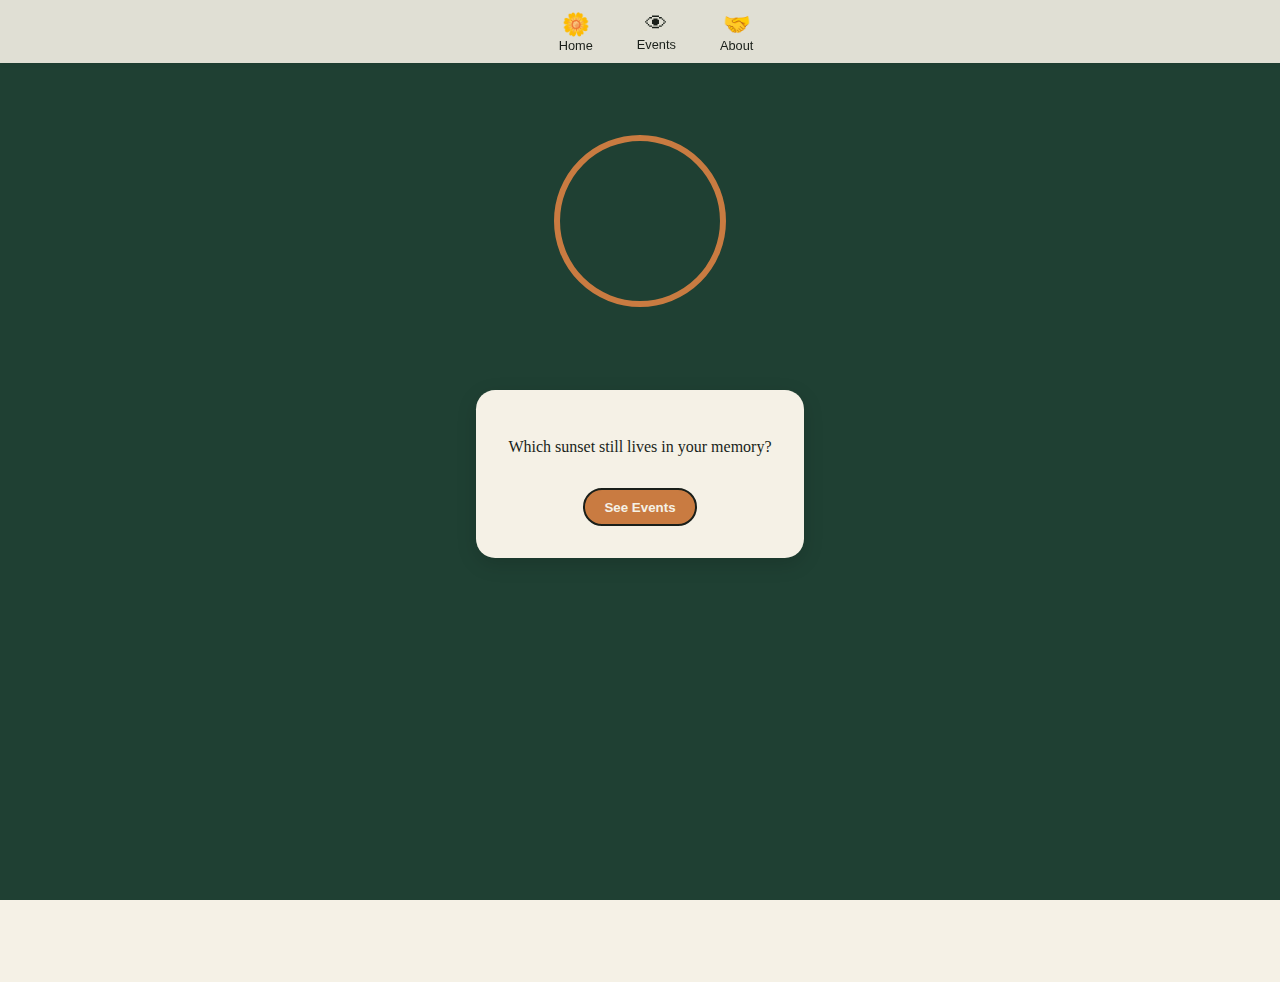
<file: mockups/index.html>
<!DOCTYPE html>
<html lang="en">
<head>
  <meta charset="UTF-8">
  <meta name="viewport" content="width=device-width, initial-scale=1.0">
  <title>intouch: collectiv – mockup</title>
  <link rel="stylesheet" href="styles.css">
</head>
<body>
  <nav class="top-nav">
    <button class="nav-link" data-index="0"><span class="icon">🌼</span><span class="label">Home</span></button>
    <button class="nav-link" data-index="1"><span class="icon">👁</span><span class="label">Events</span></button>
    <button class="nav-link" data-index="2"><span class="icon">🤝</span><span class="label">About</span></button>
  </nav>

  <main class="panels">
  <section id="landing" class="panel landing">
    <div class="question-card">
      <p id="hard-question"></p>
      <button id="see-events" class="badge-button">See Events</button>
    </div>
    <div class="spiral" aria-hidden="true"></div>
  </section>

  <section id="events" class="panel events">
    <h2>Upcoming gatherings</h2>
    <div class="event-list">
      <div class="event-card">
        <div class="front">
          <h3>Slow Morning</h3>
          <p>Aug 28, 2025</p>
        </div>
        <div class="back">
          <p>Gentle journaling and tea sharing.</p>
          <button class="signup">Sign Up</button>
        </div>
      </div>
      <div class="event-card">
        <div class="front">
          <h3>Night of Stars</h3>
          <p>Sep 12, 2025</p>
        </div>
        <div class="back">
          <p>Outdoor stargazing, offline conversations.</p>
          <button class="signup">Sign Up</button>
        </div>
      </div>
    </div>
    <form class="email-form">
      <input type="email" placeholder="Email" aria-label="Email">
      <button type="submit">Join</button>
    </form>
  </section>

  <section id="about" class="panel about">
    <h2>Why intouch?</h2>
    <p>We value depth over speed and create calm spaces for introverts.</p>
    <div class="hand-illustration" aria-hidden="true">🤲</div>
  </section>

  </main>

  <footer class="footer">
    <p>Depth over speed</p>
  </footer>

  <script src="app.js"></script>
</body>
</html>
</file>
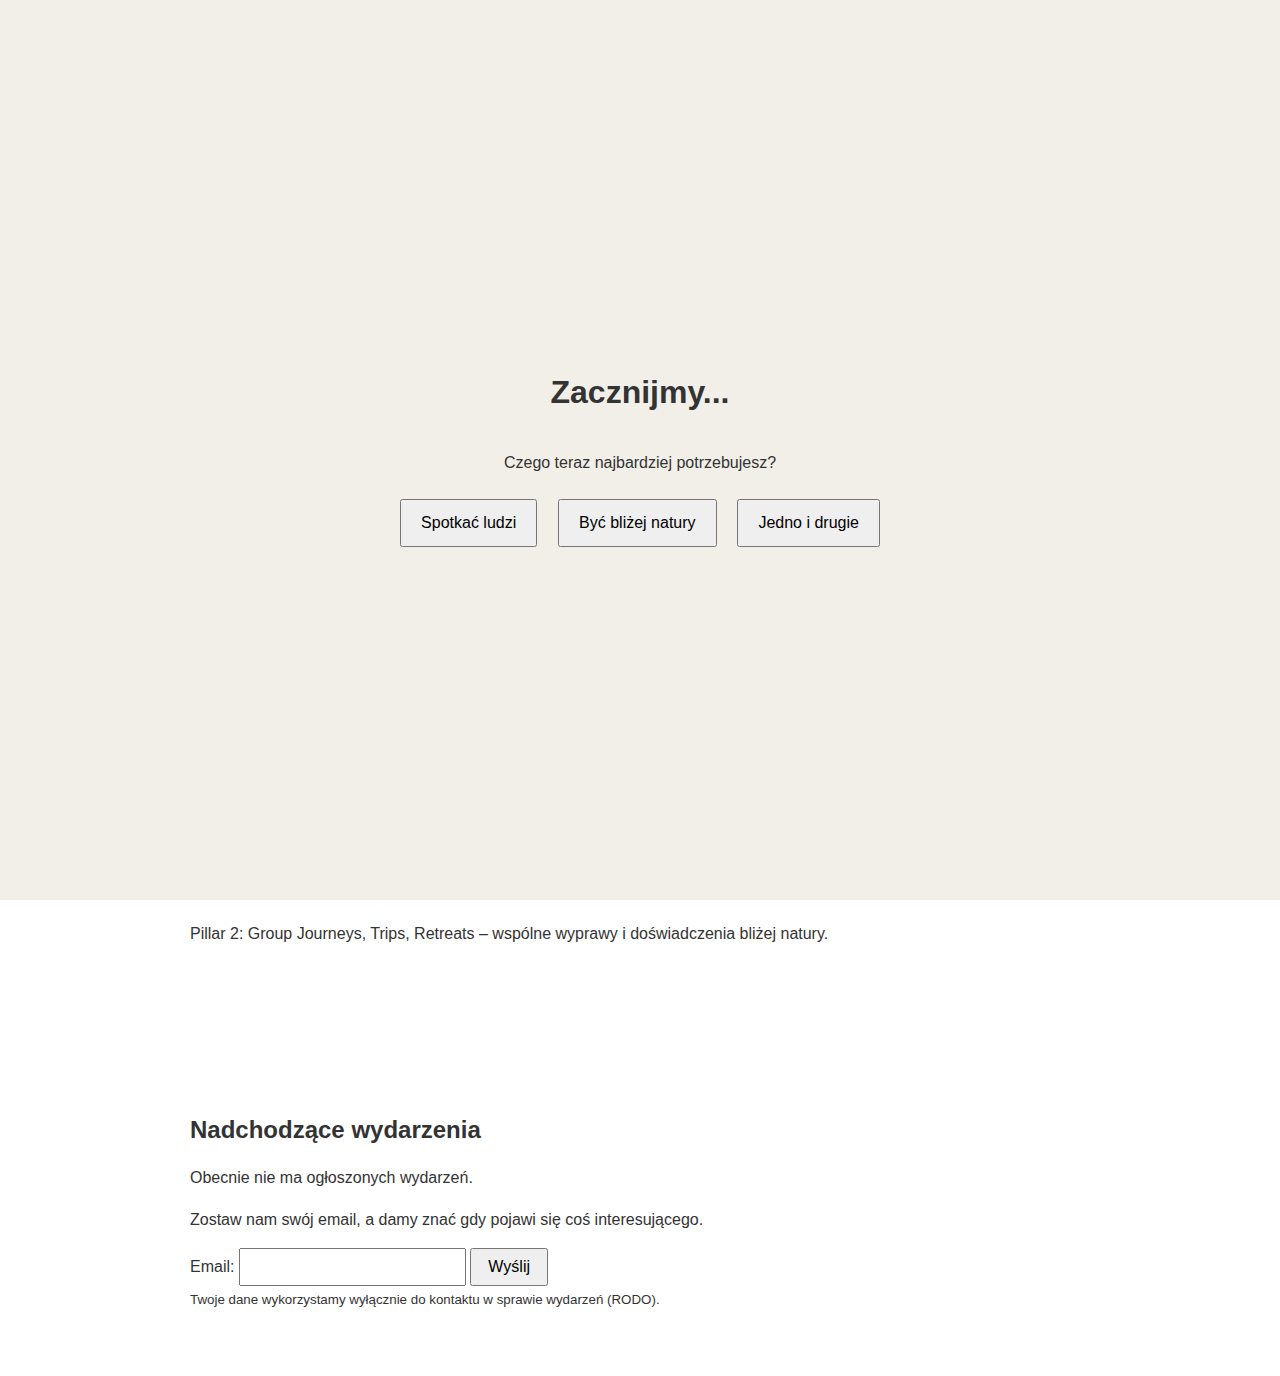
<file: intouch-mockup.html>
<!DOCTYPE html>
<html lang="pl">
<head>
  <meta charset="UTF-8" />
  <meta name="viewport" content="width=device-width, initial-scale=1.0" />
  <title>intouch collective – landing mockup</title>
  <style>
    body { font-family: Arial, sans-serif; margin:0; line-height:1.6; color:#333; }
    .section { padding:4rem 1rem; max-width:900px; margin:auto; }
    h1, h2 { margin-bottom:1rem; }
    #game { position:fixed; inset:0; background:#f2efe9; display:flex; flex-direction:column; align-items:center; justify-content:center; text-align:center; }
    #game.hidden { display:none; }
    .choices button { margin:0.5rem; padding:0.8rem 1.2rem; font-size:1rem; cursor:pointer; }
    #hero.hidden { display:none; }
    .hidden { display:none; }
    form { margin-top:1rem; }
    input[type=email] { padding:0.5rem; font-size:1rem; }
    button { padding:0.5rem 1rem; font-size:1rem; }
  </style>
</head>
<body class="no-scroll">
  <div id="game">
    <h1>Zacznijmy...</h1>
    <p>Czego teraz najbardziej potrzebujesz?</p>
    <div class="choices">
      <button data-choice="people">Spotkać ludzi</button>
      <button data-choice="nature">Być bliżej natury</button>
      <button data-choice="both">Jedno i drugie</button>
    </div>
  </div>

  <header id="hero" class="section hidden">
    <h1>intouch collective</h1>
    <p id="hero-tagline"></p>
  </header>

  <section id="about" class="section">
    <h2>O nas</h2>
    <p>Nie jesteśmy rewolucją, ale łączymy sprawdzone metody facylitacji z twórczym podejściem. W intouch collective spotkania są bardziej kreatywne niż czysto psychologiczne.</p>
  </section>

  <section id="who" class="section">
    <h2>Kim jesteśmy</h2>
    <ul>
      <li>Psycholog z doświadczeniem pracy z grupami, projektami społecznymi i rozwojem pracowników.</li>
      <li>Psycholog oraz nauczyciel prowadzący warsztaty z kreatywności.</li>
    </ul>
  </section>

  <section id="offer" class="section">
    <h2>Co oferujemy</h2>
    <p>Pillar 1: Meet-ups and Events – przestrzeń do spotkań, wymiany i wzajemnego wsparcia.</p>
  </section>

  <section id="plan" class="section">
    <h2>Co planujemy</h2>
    <p>Pillar 2: Group Journeys, Trips, Retreats – wspólne wyprawy i doświadczenia bliżej natury.</p>
  </section>

  <section id="events" class="section">
    <h2>Nadchodzące wydarzenia</h2>
    <ul id="eventList"></ul>
    <div id="noEvents" class="hidden">
      <p>Obecnie nie ma ogłoszonych wydarzeń.</p>
      <p>Zostaw nam swój email, a damy znać gdy pojawi się coś interesującego.</p>
      <form id="emailForm">
        <label for="email">Email:</label>
        <input type="email" id="email" required />
        <button type="submit">Wyślij</button>
      </form>
      <small>Twoje dane wykorzystamy wyłącznie do kontaktu w sprawie wydarzeń (RODO).</small>
    </div>
  </section>

  <script>
    const choices = document.querySelectorAll('#game button');
    const hero = document.getElementById('hero');
    const taglineEl = document.getElementById('hero-tagline');
    choices.forEach(btn => {
      btn.addEventListener('click', () => {
        const choice = btn.dataset.choice;
        document.getElementById('game').classList.add('hidden');
        hero.classList.remove('hidden');
        let tagline = '';
        if(choice === 'people') tagline = 'Spotkania, które zbliżają.';
        else if(choice === 'nature') tagline = 'Przestrzeń, by dotknąć natury.';
        else tagline = 'Ludzie i natura w jednym.';
        taglineEl.textContent = tagline;
        document.body.classList.remove('no-scroll');
      });
    });

    const events = [];
    const eventList = document.getElementById('eventList');
    if(events.length){
      events.forEach(ev => {
        const li = document.createElement('li');
        li.textContent = ev;
        eventList.appendChild(li);
      });
    } else {
      document.getElementById('noEvents').classList.remove('hidden');
    }

    document.getElementById('emailForm').addEventListener('submit', e => {
      e.preventDefault();
      alert('Dziękujemy!');
    });
  </script>
</body>
</html>
</file>
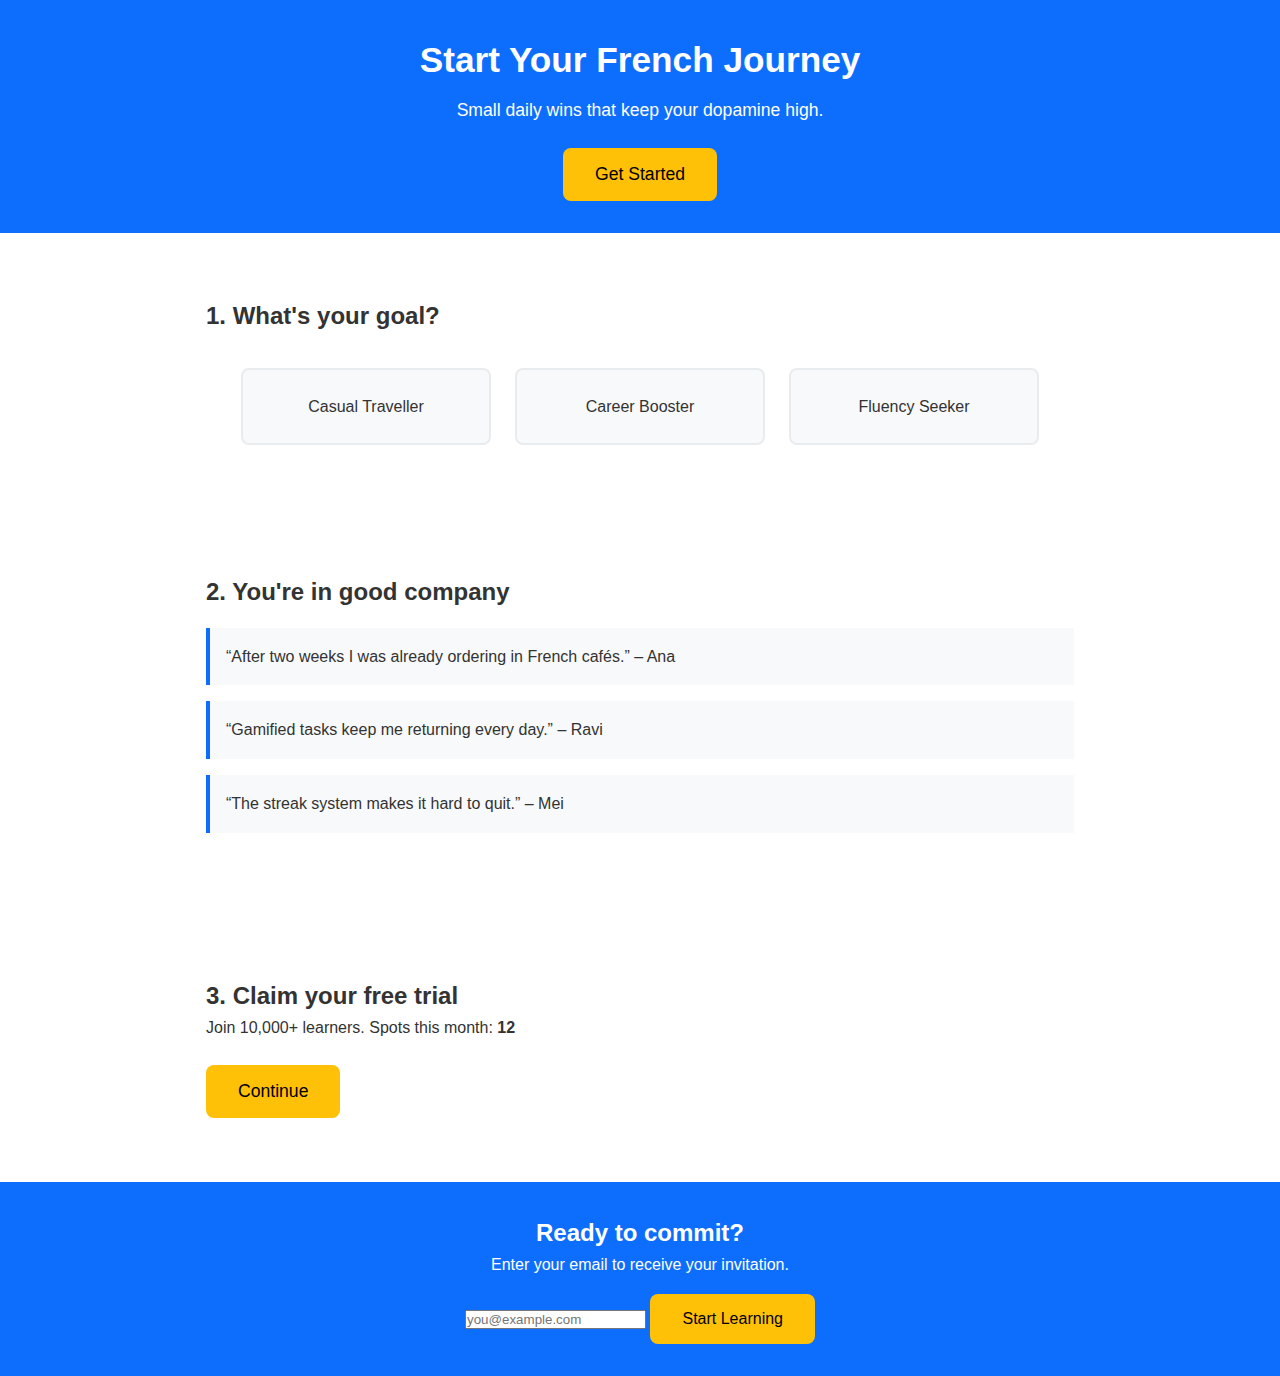
<file: journey-mockup.html>
<!DOCTYPE html>
<html lang="en">
<head>
  <meta charset="UTF-8" />
  <meta name="viewport" content="width=device-width, initial-scale=1.0" />
  <title>French Learning Journey – Mockup</title>
  <style>
    * { box-sizing: border-box; margin: 0; padding: 0; }
    body {
      font-family: Arial, sans-serif;
      line-height: 1.6;
      color: #333;
    }
    header {
      background: #0d6efd;
      color: white;
      padding: 2rem 1rem;
      text-align: center;
    }
    header h1 { font-size: 2.2rem; margin-bottom: 0.5rem; }
    header p { font-size: 1.1rem; }
    .cta-button {
      background: #ffc107;
      border: none;
      padding: 1rem 2rem;
      font-size: 1.1rem;
      border-radius: 0.5rem;
      margin-top: 1.5rem;
      cursor: pointer;
    }
    .section {
      padding: 4rem 1rem;
      max-width: 900px;
      margin: auto;
    }
    .progress {
      position: fixed;
      top: 0;
      left: 0;
      width: 0;
      height: 6px;
      background: #0d6efd;
      transition: width 0.3s ease-out;
      z-index: 999;
    }
    .choice-grid {
      display: flex;
      gap: 1.5rem;
      justify-content: center;
      flex-wrap: wrap;
      margin-top: 2rem;
    }
    .choice {
      background: #f8f9fa;
      border: 2px solid #e9ecef;
      border-radius: 0.5rem;
      width: 250px;
      padding: 1.5rem;
      text-align: center;
      cursor: pointer;
      transition: transform 0.2s, border-color 0.2s;
    }
    .choice:hover {
      transform: scale(1.03);
      border-color: #0d6efd;
    }
    .choice.selected {
      border-color: #0d6efd;
      box-shadow: 0 0 0 4px rgba(13,110,253,0.2);
    }
    .testimonial {
      background: #f8f9fa;
      padding: 1rem;
      border-left: 4px solid #0d6efd;
      margin: 1rem 0;
    }
    .footer-cta {
      background: #0d6efd;
      color: white;
      padding: 2rem 1rem;
      text-align: center;
    }
    .footer-cta button {
      background: #ffc107;
      border: none;
      padding: 1rem 2rem;
      font-size: 1rem;
      border-radius: 0.5rem;
      margin-top: 1rem;
      cursor: pointer;
    }
  </style>
</head>
<body>
  <!-- progress bar to satisfy need for completion (Zeigarnik effect) -->
  <div id="progress" class="progress"></div>
  <header>
    <h1>Start Your French Journey</h1>
    <p>Small daily wins that keep your dopamine high.</p>
    <button class="cta-button" onclick="scrollToSection('goal')">Get Started</button>
  </header>
  <section id="goal" class="section">
    <h2>1. What's your goal?</h2>
    <div class="choice-grid">
      <div class="choice" onclick="selectChoice(this)">Casual Traveller</div>
      <div class="choice" onclick="selectChoice(this)">Career Booster</div>
      <div class="choice" onclick="selectChoice(this)">Fluency Seeker</div>
    </div>
  </section>
  <section id="proof" class="section">
    <h2>2. You're in good company</h2>
    <div class="testimonial">“After two weeks I was already ordering in French cafés.” – Ana</div>
    <div class="testimonial">“Gamified tasks keep me returning every day.” – Ravi</div>
    <div class="testimonial">“The streak system makes it hard to quit.” – Mei</div>
  </section>
  <section id="offer" class="section">
    <h2>3. Claim your free trial</h2>
    <p>Join 10,000+ learners. Spots this month: <strong id="spots">12</strong></p>
    <button class="cta-button" onclick="scrollToSection('join')">Continue</button>
  </section>
  <section id="join" class="footer-cta">
    <h2>Ready to commit?</h2>
    <p>Enter your email to receive your invitation.</p>
    <input id="email" type="email" placeholder="you@example.com" />
    <button onclick="submitEmail()">Start Learning</button>
  </section>
  <script>
    const progress = document.getElementById('progress');
    const sections = ['goal', 'proof', 'offer', 'join'];
    function scrollToSection(id) {
      document.getElementById(id).scrollIntoView({ behavior: 'smooth' });
    }
    function updateProgress() {
      let scrollPosition = window.scrollY;
      let docHeight = document.body.scrollHeight - window.innerHeight;
      let progressWidth = (scrollPosition / docHeight) * 100;
      progress.style.width = progressWidth + '%';
    }
    document.addEventListener('scroll', updateProgress);
    function selectChoice(el) {
      document.querySelectorAll('.choice').forEach(c => c.classList.remove('selected'));
      el.classList.add('selected');
      // micro-commitment: once chosen, move user forward
      setTimeout(()=>scrollToSection('proof'), 400);
    }
    function submitEmail() {
      const email = document.getElementById('email').value;
      if (!email) { alert('Please enter a valid email'); return; }
      alert('Thank you! We will be in touch.');
    }
    // fake scarcity countdown
    let spots = 12;
    setInterval(()=>{
      if(spots>3){ spots--; document.getElementById('spots').textContent = spots; }
    }, 4000);
  </script>
</body>
</html>
</file>
<file: mockups/styles.css>
:root {
  --green: #1f4033;
  --ochre: #c97b41;
  --neutral: #f5f1e6;
  --dark: #1a1f1a;
}
html, body {
  margin: 0;
  padding: 0;
  font-family: 'Georgia', serif;
  background: var(--neutral);
  color: var(--dark);
  scroll-behavior: smooth;
  height: 100%;
  overflow: hidden;
}
.top-nav {
  position: fixed;
  top: 0;
  width: 100%;
  display: flex;
  justify-content: center;
  gap: 2rem;
  padding: 0.6rem 1rem;
  background: rgba(245,241,230,0.9);
  box-shadow: 0 2px 4px rgba(0,0,0,0.05);
  z-index: 10;
}
.nav-link {
  display: flex;
  flex-direction: column;
  align-items: center;
  background: none;
  border: none;
  color: inherit;
  font-size: 0.8rem;
  transition: transform 0.3s;
  cursor: pointer;
}
.nav-link .icon {
  font-size: 1.4rem;
}
.nav-link:hover {
  transform: rotate(-6deg) scale(1.1);
}
.panels {
  display: flex;
  height: 100vh;
  overflow: hidden;
  transition: transform 0.6s ease;
  touch-action: pan-y;
}
.panel {
  flex: 0 0 100vw;
  height: 100vh;
  padding: 5rem 1rem 2rem;
  box-sizing: border-box;
  position: relative;
}
.landing {
  display: flex;
  align-items: center;
  justify-content: center;
  background: var(--green);
  color: var(--neutral);
}
.question-card {
  background: var(--neutral);
  color: var(--dark);
  padding: 2rem;
  border-radius: 1.2rem;
  box-shadow: 0 6px 20px rgba(0,0,0,0.15);
  text-align: center;
  position: relative;
}
.badge-button {
  margin-top: 1rem;
  padding: 0.6rem 1.2rem;
  border: 2px solid var(--dark);
  border-radius: 2rem;
  background: var(--ochre);
  color: var(--neutral);
  font-weight: bold;
  cursor: pointer;
  transition: transform 0.2s;
}
.badge-button:hover {
  animation: wiggle 0.4s ease-in-out;
}
@keyframes wiggle {
  0%,100% {transform: rotate(0deg);} 
  25% {transform: rotate(4deg);} 
  75% {transform: rotate(-4deg);} 
}
.spiral {
  width: 160px;
  height: 160px;
  border: 6px solid var(--ochre);
  border-radius: 50%;
  position: absolute;
  top: 15%;
  left: 50%;
  transform: translateX(-50%);
  animation: spin 12s linear infinite;
}
@keyframes spin {
  from {transform: translateX(-50%) rotate(0deg);}
  to {transform: translateX(-50%) rotate(360deg);}
}
.events {
  background: var(--neutral);
}
.event-list {
  display: flex;
  gap: 1rem;
  flex-wrap: wrap;
  justify-content: center;
}
.event-card {
  width: 220px;
  height: 140px;
  position: relative;
  perspective: 1000px;
  cursor: pointer;
}
.event-card .front, .event-card .back {
  position: absolute;
  inset: 0;
  backface-visibility: hidden;
  border-radius: 0.6rem;
  box-shadow: 0 4px 12px rgba(0,0,0,0.1);
  display: flex;
  flex-direction: column;
  align-items: center;
  justify-content: center;
  transition: transform 0.6s;
}
.event-card .front {
  background: var(--green);
  color: var(--neutral);
}
.event-card .back {
  background: var(--ochre);
  color: var(--neutral);
  transform: rotateY(180deg);
}
.event-card.flipped .front {
  transform: rotateY(180deg);
}
.event-card.flipped .back {
  transform: rotateY(360deg);
}
.email-form {
  margin-top: 2rem;
  display: flex;
  gap: 0.5rem;
}
.email-form input {
  padding: 0.5rem;
  border: 1px solid var(--dark);
  border-radius: 0.4rem;
}
.email-form button {
  padding: 0.5rem 1rem;
  border: none;
  border-radius: 0.4rem;
  background: var(--green);
  color: var(--neutral);
  cursor: pointer;
  transition: background 0.3s;
}
.email-form button:hover {
  background: var(--ochre);
}
.about {
  background: var(--green);
  color: var(--neutral);
  text-align: center;
}
.hand-illustration {
  font-size: 3rem;
  margin-top: 1rem;
  animation: sway 5s ease-in-out infinite;
}
@keyframes sway {
  0%,100% {transform: rotate(0deg);} 
  50% {transform: rotate(7deg);} 
}
.footer {
  text-align: center;
  padding: 1rem;
  background: var(--dark);
  color: var(--neutral);
}

@media (prefers-reduced-motion: reduce) {
  *, *::before, *::after {
    animation: none !important;
    transition: none !important;
  }
}
</file>
